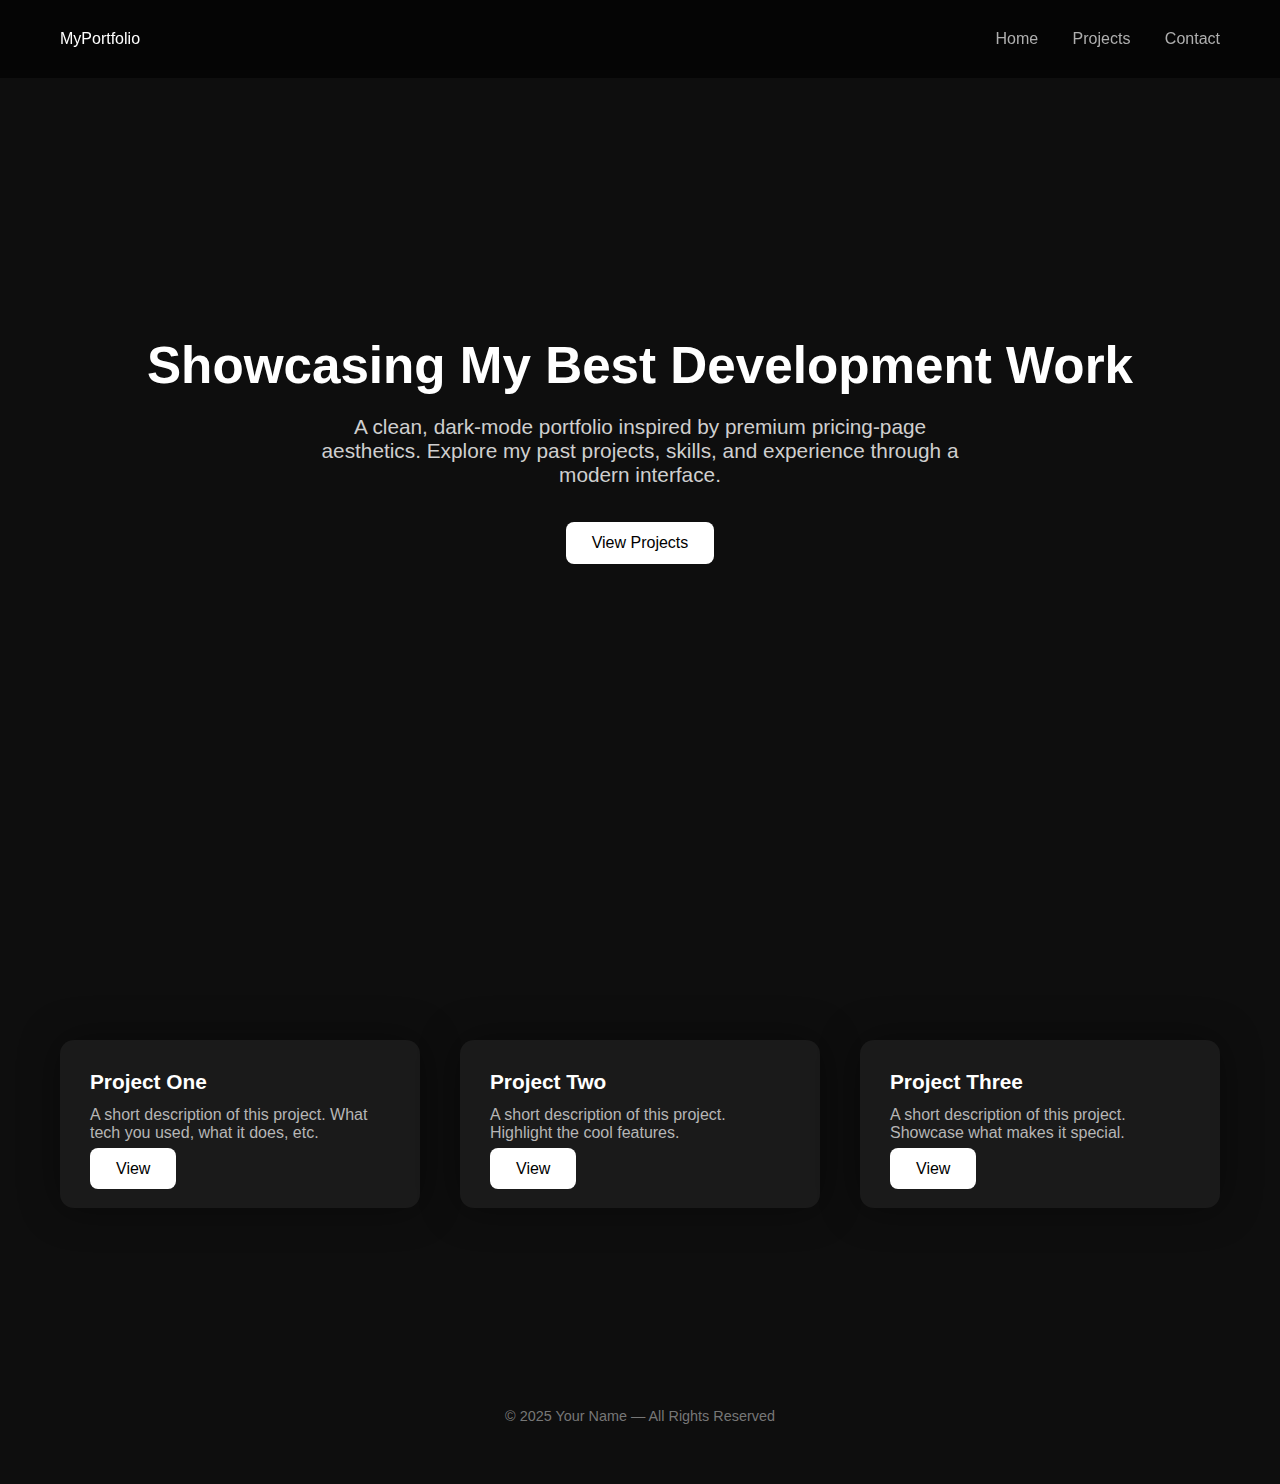
<file: index.html>
<!DOCTYPE html>
<html lang="en">
<head>
  <meta charset="UTF-8" />
  <meta name="viewport" content="width=device-width, initial-scale=1.0" />
  <title>Developer Portfolio</title>
  <style>
    * {
      margin: 0;
      padding: 0;
      box-sizing: border-box;
      font-family: Arial, sans-serif;
    }

    body {
      background: #0e0e0e;
      color: #ffffff;
      overflow-x: hidden;
    }

    header {
      width: 100%;
      padding: 30px 60px;
      display: flex;
      justify-content: space-between;
      align-items: center;
      position: fixed;
      top: 0;
      background: rgba(0, 0, 0, 0.6);
      backdrop-filter: blur(10px);
    }

    header nav a {
      margin-left: 30px;
      text-decoration: none;
      color: #afafaf;
      transition: 0.3s;
    }

    header nav a:hover {
      color: #ffffff;
    }

    .hero {
      width: 100%;
      height: 100vh;
      display: flex;
      flex-direction: column;
      justify-content: center;
      align-items: center;
      text-align: center;
      padding: 0 20px;
    }

    .hero h1 {
      font-size: 3.2rem;
      font-weight: 700;
      margin-bottom: 20px;
    }

    .hero p {
      font-size: 1.3rem;
      max-width: 650px;
      color: #cfcfcf;
      margin-bottom: 35px;
    }

    .btn {
      padding: 12px 26px;
      border: none;
      border-radius: 8px;
      background: #ffffff;
      color: #000;
      cursor: pointer;
      font-size: 1rem;
      transition: 0.3s;
      text-decoration: none;
    }

    .btn:hover {
      opacity: 0.85;
    }

    .projects {
      padding: 140px 60px;
      display: grid;
      grid-template-columns: repeat(auto-fit, minmax(280px, 1fr));
      gap: 40px;
    }

    .project-card {
      background: #1a1a1a;
      padding: 30px;
      border-radius: 14px;
      box-shadow: 0 0 40px rgba(0, 0, 0, 0.4);
      transition: 0.3s;
    }

    .project-card:hover {
      transform: translateY(-6px);
    }

    .project-card h3 {
      margin-bottom: 12px;
      font-size: 1.3rem;
    }

    .project-card p {
      margin-bottom: 18px;
      color: #b6b6b6;
    }

    footer {
      text-align: center;
      padding: 60px;
      color: #777;
      font-size: 0.9rem;
    }
  </style>
</head>
<body>

  <header>
    <div class="logo">MyPortfolio</div>
    <nav>
      <a href="#hero">Home</a>
      <a href="#projects">Projects</a>
      <a href="#contact">Contact</a>
    </nav>
  </header>

  <section class="hero" id="hero">
    <h1>Showcasing My Best Development Work</h1>
    <p>A clean, dark-mode portfolio inspired by premium pricing-page aesthetics. Explore my past projects, skills, and experience through a modern interface.</p>
    <a href="#projects" class="btn">View Projects</a>
  </section>

  <section class="projects" id="projects">

    <div class="project-card">
      <h3>Project One</h3>
      <p>A short description of this project. What tech you used, what it does, etc.</p>
      <a class="btn" href="#">View</a>
    </div>

    <div class="project-card">
      <h3>Project Two</h3>
      <p>A short description of this project. Highlight the cool features.</p>
      <a class="btn" href="#">View</a>
    </div>

    <div class="project-card">
      <h3>Project Three</h3>
      <p>A short description of this project. Showcase what makes it special.</p>
      <a class="btn" href="#">View</a>
    </div>

  </section>

  <footer id="contact">
    © 2025 Your Name — All Rights Reserved
  </footer>

</body>
</html>
</file>
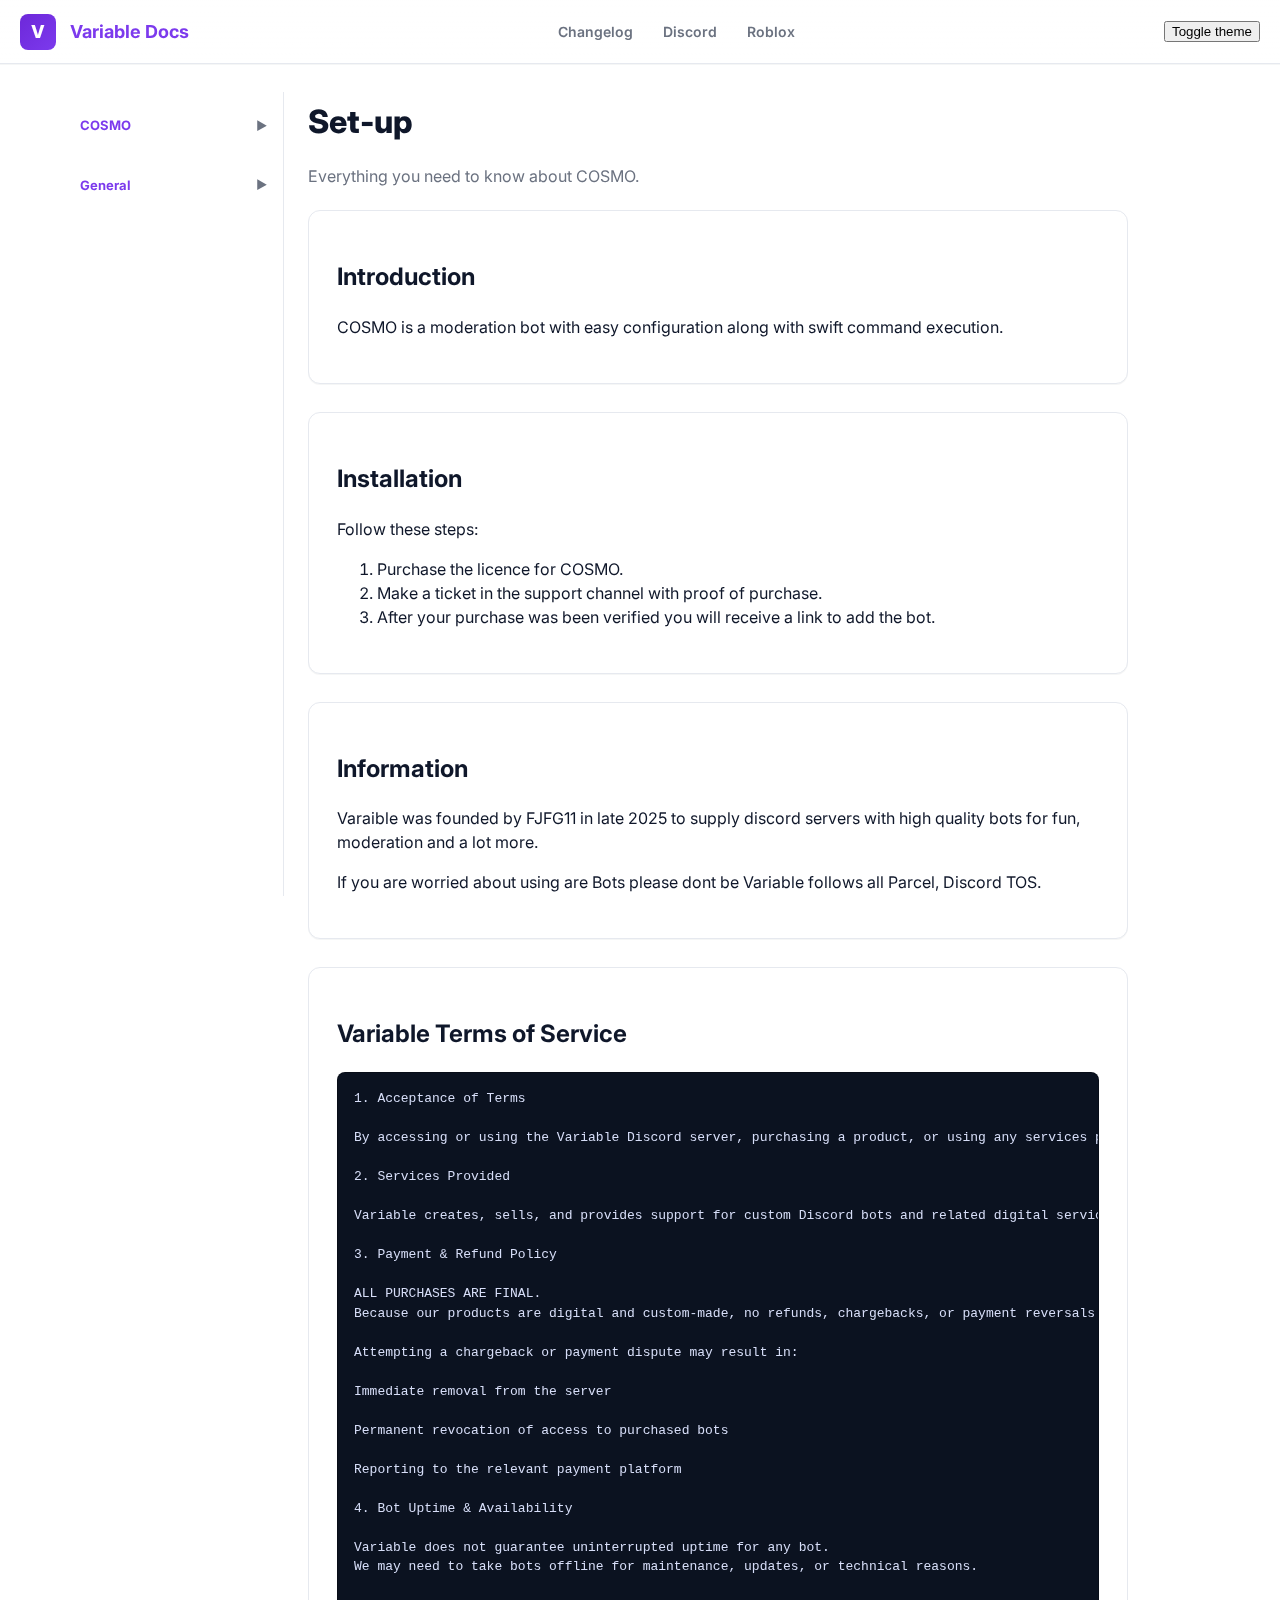
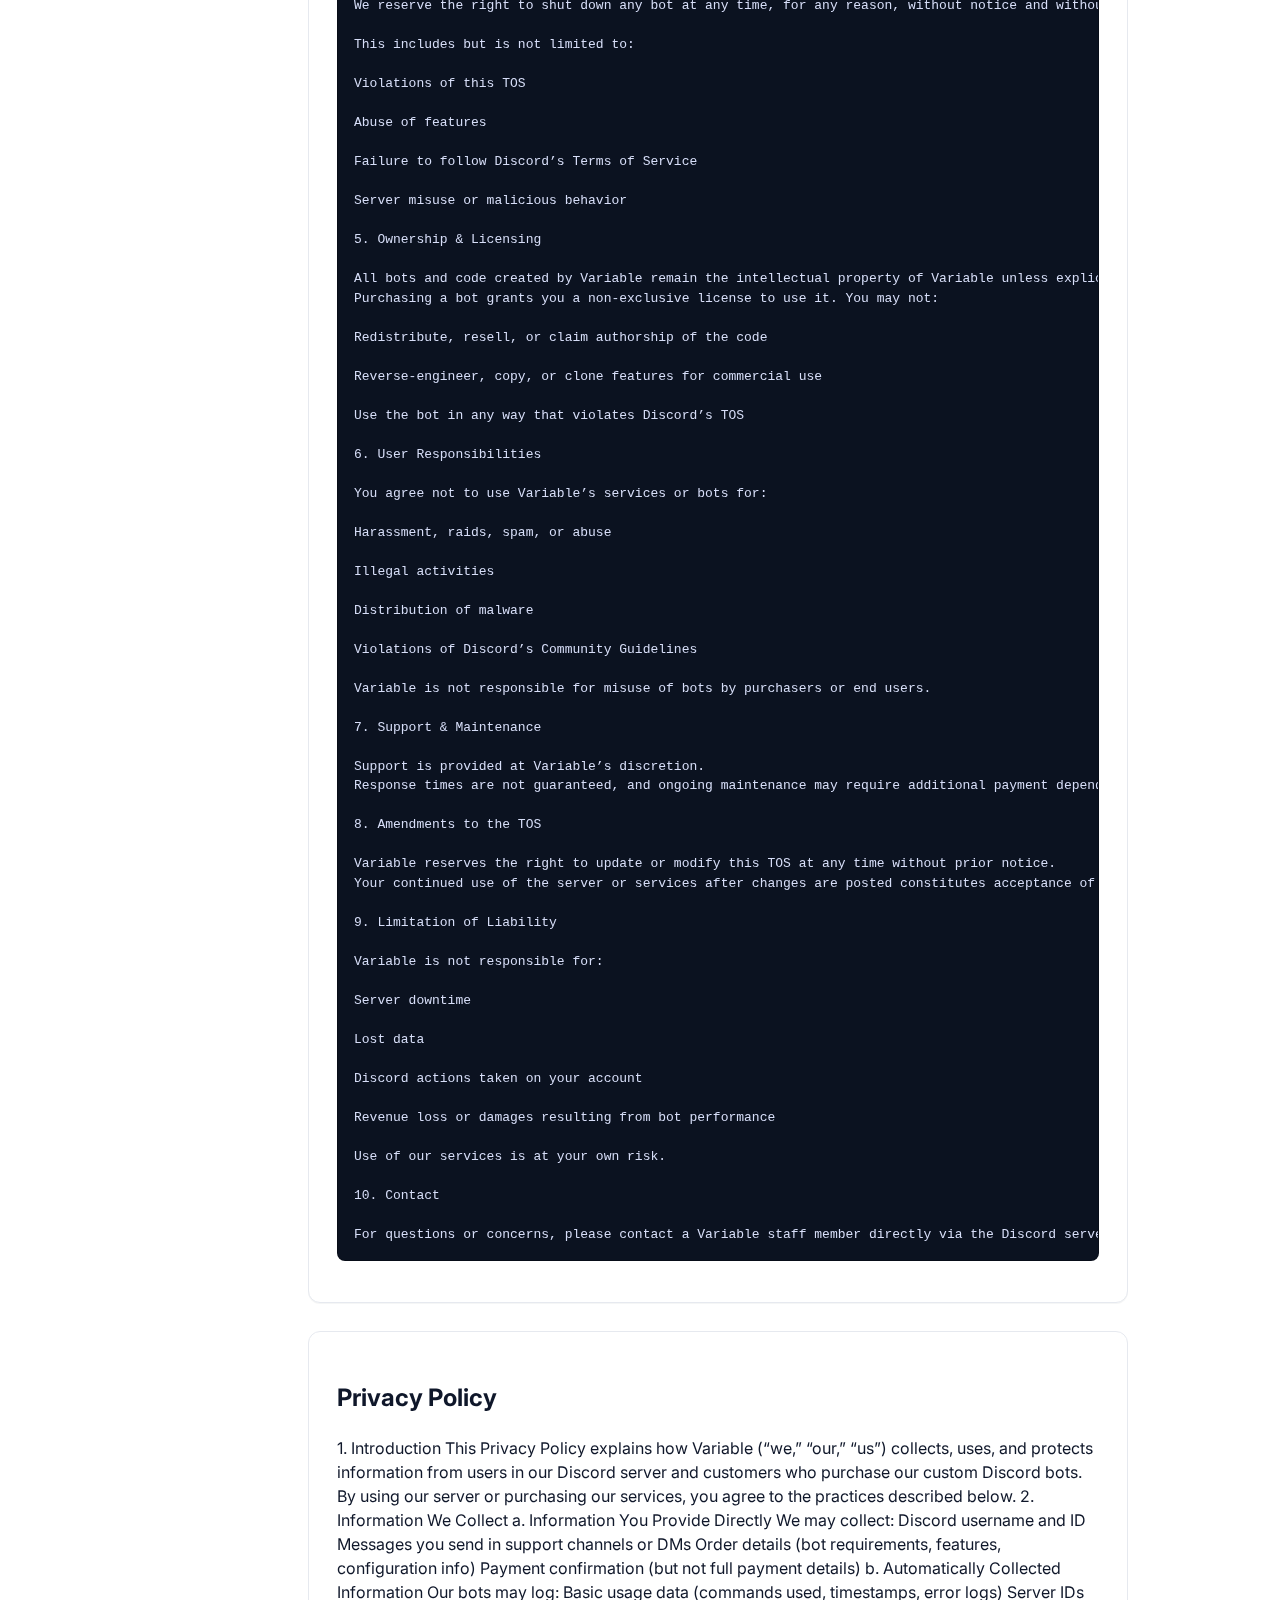
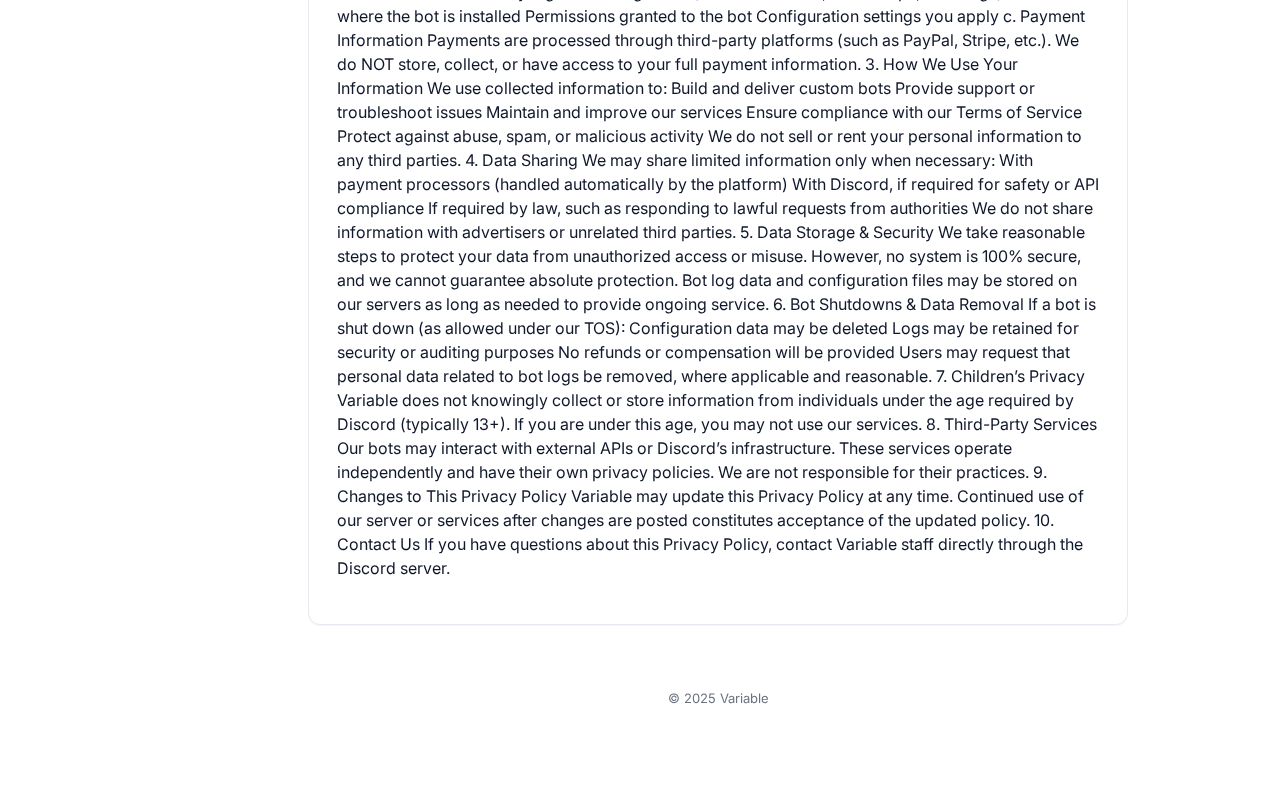
<file: VariableDocs.html>
<!doctype html>
<html lang="en">
<head>
  <meta charset="utf-8" />
  <meta name="viewport" content="width=device-width,initial-scale=1" />
  <title>BloxOLite — Docs</title>

  <link href="https://fonts.googleapis.com/css2?family=Inter:wght@400;600;700&display=swap" rel="stylesheet">

  <style>
    /* Theme tokens */
    :root{
      --bg:#ffffff; --panel:#ffffff; --muted:#6b7280; --text:#0f172a;
      --accent:#6d28d9; --accent-2:#7c3aed; --border:#e6e9ef; --shadow:0 1px 0 rgba(12,18,26,0.04);
      --glass: rgba(12,18,26,0.03);
    }
    [data-theme="dark"]{
      --bg:#0b0b0f; --panel:#0f1114; --muted:#9ca3af; --text:#e6eef8;
      --accent:#8b5cf6; --accent-2:#6d28d9; --border:#1e1f23; --shadow: 0 1px 0 rgba(255,255,255,0.02);
      --glass: rgba(255,255,255,0.02);
    }

    /* Base */
    *{box-sizing:border-box}
    html,body{height:100%}
    body{
      margin:0; font-family:Inter,system-ui,-apple-system,Segoe UI,Roboto,"Helvetica Neue",Arial;
      background:var(--bg); color:var(--text); -webkit-font-smoothing:antialiased;
      line-height:1.5; -webkit-text-size-adjust:100%;
    }

    /* Top nav */
    .topbar{
      position:fixed; top:0; left:0; right:0; height:64px;
      display:flex; align-items:center; justify-content:space-between;
      padding:0 20px; border-bottom:1px solid var(--border);
      background:linear-gradient(180deg, rgba(255,255,255,0.6), rgba(255,255,255,0.4));
      backdrop-filter: blur(6px); z-index:40; box-shadow:var(--shadow);
    }
    [data-theme="dark"] .topbar{
      background: linear-gradient(180deg, rgba(6,6,9,0.6), rgba(6,6,9,0.4));
    }

    .brand {
      display:flex; align-items:center; gap:14px;
      font-weight:700; color:var(--accent-2); font-size:18px;
    }
    .brand .logo {
      width:36px; height:36px; border-radius:8px;
      display:grid; place-items:center; font-weight:800; color:white;
      background:linear-gradient(135deg,var(--accent),var(--accent-2));
    }

    .top-links {
      display:flex; gap:18px; align-items:center; font-weight:600; color:var(--muted);
    }
    .top-links a{
      color:var(--muted); text-decoration:none;
      padding:10px 6px; border-radius:6px; font-size:14px;
    }
    .top-links a:hover{
      color:var(--accent-2); background:var(--glass)
    }

    .top-right { display:flex; gap:12px; align-items:center; }

    /* Layout */
    .app {
      display:flex; align-items:stretch; gap:24px;
      max-width:1200px; margin:0 auto; padding:92px 24px 48px; width:100%;
    }

    /* Sidebar */
    .sidebar {
      width:220px; flex:0 0 220px; position:sticky; top:84px;
      height:calc(100vh - 96px);
      padding:18px 12px; border-right:1px solid var(--border);
    }

    /* Collapsible Group */
    .collapsible-group {
      margin-bottom:28px;
    }

    .group-header {
      display:flex; justify-content:space-between; align-items:center;
      padding:6px 4px; cursor:pointer;
      font-weight:700; font-size:13px; color:var(--accent-2);
    }

    .group-icon {
      font-size:12px; color:var(--muted);
      transition: transform .25s ease;
    }

    .group-content {
      overflow:hidden;
      max-height:0;
      padding-left:4px;
      margin-top:6px;
      transition:max-height .25s ease;
    }

    .collapsible-group.open .group-content {
      max-height:500px;
    }

    .collapsible-group.open .group-icon {
      transform:rotate(90deg);
    }

    /* Nav item styles */
    .nav-list{
      list-style:none; padding:0; margin:0; display:flex; flex-direction:column; gap:8px;
    }
    .nav-list a{
      color:var(--muted); text-decoration:none;
      padding:8px 10px; border-radius:6px; font-size:14px;
      display:flex; align-items:center; gap:10px;
    }
    .nav-list a:hover{ color:var(--accent-2); background:var(--glass); }
    .nav-list a.active{
      color:var(--accent-2);
      background:linear-gradient(90deg, rgba(124,58,237,0.06), rgba(99,102,241,0.02));
      font-weight:600;
      border-left:3px solid var(--accent-2);
      padding-left:8px;
    }

    /* Content */
    .content{ flex:1 1 auto; max-width:820px; width:100%; }
    .page-title{ font-size:32px; font-weight:800; margin:6px 0 18px; }
    .lead{ color:var(--muted); max-width:740px; margin-bottom:22px; }

    section.doc-section{
      background:var(--panel); border:1px solid var(--border);
      padding:28px; border-radius:12px; margin-bottom:28px;
      box-shadow:var(--shadow);
    }

    pre{
      background:#0b1220; color:#d7def8;
      padding:16px; border-radius:8px; overflow:auto;
      font-family:ui-monospace, SFMono-Regular, Menlo, Monaco,"Roboto Mono",monospace;
      font-size:13px; border:1px solid rgba(0,0,0,0.25);
    }
    code{ color:var(--accent-2); }

    /* Footer */
    footer{
      text-align:center; padding:36px 0;
      color:var(--muted); font-size:13px;
    }

    /* Mobile */
    .mobile-toggle{
      display:none;
      background:transparent; border:0;
      font-size:20px; cursor:pointer;
      color:var(--accent-2);
    }
    @media(max-width:900px){
      .app{ padding:86px 12px 24px; gap:12px; }
      .sidebar{
        position:fixed; left:-320px; top:64px; bottom:0;
        width:260px; z-index:80; transition:left .22s ease;
        background:var(--panel); box-shadow:0 8px 20px rgba(0,0,0,0.08);
      }
      .sidebar.open{ left:0; }
      .mobile-toggle{ display:inline-block; }
      .top-links{ display:none; }
    }
  </style>
</head>

<body>

  <!-- TOP BAR -->
  <div class="topbar">
    <div style="display:flex; align-items:center; gap:14px;">
      <button id="openSidebar" class="mobile-toggle">☰</button>

      <div class="brand">
        <div class="logo">V</div>
        <div>Variable Docs</div>
      </div>
    </div>

    <nav class="top-links">
      <a href="#changelog">Changelog</a>
      <a href="https://discord.gg/hSsQTx3Ed7" target="_blank" class="external">Discord</a>
      <a href="https://www.roblox.com/communities/591239665/BloxOLite#!/about"
         target="_blank" class="external">Roblox</a>
    </nav>

    <button class="btn" id="themeToggle">Toggle theme</button>
  </div>

  <!-- MAIN LAYOUT -->
  <div class="app">
    <aside class="sidebar" id="sidebar">

      <!-- COLLAPSIBLE GROUP -->
      <nav class="collapsible-group">
        <div class="group-header">
          <span>COSMO</span>
          <span class="group-icon">▶</span>
        </div>

        <ul class="nav-list group-content">
          <li><a href="#intro" data-target="intro">Introduction</a></li>
          <li><a href="#install" data-target="install">Installation</a></li>
          <li><a href="#config" data-target="config">Configuration</a></li>
          <li><a href="#permissions" data-target="permissions">Permissions</a></li>
        </ul>
      </nav>

		  <nav class="collapsible-group">
        <div class="group-header">
          <span>General</span>
          <span class="group-icon">▶</span>
        </div>

        <ul class="nav-list group-content">
          <li><a href="#TOS" data-target="intro">Terms Of Service</a></li>
		  <li><a href="#Privacy Policy" data-target="intro">Privacy Policy</a></li>
        </ul>
      </nav>

      <div style="margin-top:auto; padding:6px 8px;">
        <a href="index.html" class="btn" style="display:block;text-align:center">         </a>
      </div>

    </aside>

    <!-- CONTENT -->
    <article class="content" id="content">

      <header>
        <div class="page-title">Set-up</div>
        <p class="lead">Everything you need to know about COSMO.</p>
      </header>

      <section id="intro" class="doc-section">
        <h2>Introduction</h2>
        <p>COSMO is a moderation bot with easy configuration along with swift command execution.</p>
      </section>

      <section id="install" class="doc-section">
        <h2>Installation</h2>
        <p>Follow these steps:</p>
        <ol>
          <li>Purchase the licence for COSMO.</li>
          <li>Make a ticket in the support channel with proof of purchase.</li>
          <li>After your purchase was been verified you will receive a link to add the bot.</li>
        </ol>
      </section>

		  <section id="General Information" class="doc-section">
        <h2>Information</h2>
        <p>Varaible was founded by FJFG11 in late 2025 to supply discord servers with 
high quality bots for fun, moderation and a lot more.</p>
		<p>If you are worried about using are Bots please dont be Variable follows all Parcel, Discord TOS.</p>
      </section>

		 <section id="TOS" class="doc-section">
        <h2>Variable Terms of Service</h2>
        <pre>1. Acceptance of Terms

By accessing or using the Variable Discord server, purchasing a product, or using any services provided by Variable, you agree to be bound by these Terms of Service. If you do not agree, you must discontinue use of the server and services immediately.

2. Services Provided

Variable creates, sells, and provides support for custom Discord bots and related digital services. All bots, scripts, and features are delivered digitally and may require ongoing hosting or maintenance depending on the product.

3. Payment & Refund Policy

ALL PURCHASES ARE FINAL.
Because our products are digital and custom-made, no refunds, chargebacks, or payment reversals are permitted under any circumstances.

Attempting a chargeback or payment dispute may result in:

Immediate removal from the server

Permanent revocation of access to purchased bots

Reporting to the relevant payment platform

4. Bot Uptime & Availability

Variable does not guarantee uninterrupted uptime for any bot.
We may need to take bots offline for maintenance, updates, or technical reasons.

We reserve the right to shut down any bot at any time, for any reason, without notice and without compensation.

This includes but is not limited to:

Violations of this TOS

Abuse of features

Failure to follow Discord’s Terms of Service

Server misuse or malicious behavior

5. Ownership & Licensing

All bots and code created by Variable remain the intellectual property of Variable unless explicitly stated otherwise in writing.
Purchasing a bot grants you a non-exclusive license to use it. You may not:

Redistribute, resell, or claim authorship of the code

Reverse-engineer, copy, or clone features for commercial use

Use the bot in any way that violates Discord’s TOS

6. User Responsibilities

You agree not to use Variable’s services or bots for:

Harassment, raids, spam, or abuse

Illegal activities

Distribution of malware

Violations of Discord’s Community Guidelines

Variable is not responsible for misuse of bots by purchasers or end users.

7. Support & Maintenance

Support is provided at Variable’s discretion.
Response times are not guaranteed, and ongoing maintenance may require additional payment depending on the bot or package purchased.

8. Amendments to the TOS

Variable reserves the right to update or modify this TOS at any time without prior notice.
Your continued use of the server or services after changes are posted constitutes acceptance of the updated terms.

9. Limitation of Liability

Variable is not responsible for:

Server downtime

Lost data

Discord actions taken on your account

Revenue loss or damages resulting from bot performance

Use of our services is at your own risk.

10. Contact

For questions or concerns, please contact a Variable staff member directly via the Discord server.</pre>
      </section>

		  <section id="Privacy Policy" class="doc-section">
        <h2>Privacy Policy</h2>
        <p>1. Introduction

This Privacy Policy explains how Variable (“we,” “our,” “us”) collects, uses, and protects information from users in our Discord server and customers who purchase our custom Discord bots.
By using our server or purchasing our services, you agree to the practices described below.

2. Information We Collect
a. Information You Provide Directly

We may collect:

Discord username and ID

Messages you send in support channels or DMs

Order details (bot requirements, features, configuration info)

Payment confirmation (but not full payment details)

b. Automatically Collected Information

Our bots may log:

Basic usage data (commands used, timestamps, error logs)

Server IDs where the bot is installed

Permissions granted to the bot

Configuration settings you apply

c. Payment Information

Payments are processed through third-party platforms (such as PayPal, Stripe, etc.).
We do NOT store, collect, or have access to your full payment information.

3. How We Use Your Information

We use collected information to:

Build and deliver custom bots

Provide support or troubleshoot issues

Maintain and improve our services

Ensure compliance with our Terms of Service

Protect against abuse, spam, or malicious activity

We do not sell or rent your personal information to any third parties.

4. Data Sharing

We may share limited information only when necessary:

With payment processors (handled automatically by the platform)

With Discord, if required for safety or API compliance

If required by law, such as responding to lawful requests from authorities

We do not share information with advertisers or unrelated third parties.

5. Data Storage & Security

We take reasonable steps to protect your data from unauthorized access or misuse.
However, no system is 100% secure, and we cannot guarantee absolute protection.

Bot log data and configuration files may be stored on our servers as long as needed to provide ongoing service.

6. Bot Shutdowns & Data Removal

If a bot is shut down (as allowed under our TOS):

Configuration data may be deleted

Logs may be retained for security or auditing purposes

No refunds or compensation will be provided

Users may request that personal data related to bot logs be removed, where applicable and reasonable.

7. Children’s Privacy

Variable does not knowingly collect or store information from individuals under the age required by Discord (typically 13+). If you are under this age, you may not use our services.

8. Third-Party Services

Our bots may interact with external APIs or Discord’s infrastructure. These services operate independently and have their own privacy policies.
We are not responsible for their practices.

9. Changes to This Privacy Policy

Variable may update this Privacy Policy at any time.
Continued use of our server or services after changes are posted constitutes acceptance of the updated policy.

10. Contact Us

If you have questions about this Privacy Policy, contact Variable staff directly through the Discord server.</p>
      </section>

      <footer>© 2025 Variable</footer>
    </article>
  </div>

  <!-- SCRIPTS -->
  <script>
    /* Theme toggle */
    (function(){
      const toggle = document.getElementById("themeToggle");
      const saved = localStorage.getItem("blx:theme");
      if(saved==="dark") document.documentElement.setAttribute("data-theme","dark");

      toggle.onclick = () => {
        const dark = document.documentElement.getAttribute("data-theme")==="dark";
        if(dark){
          document.documentElement.removeAttribute("data-theme");
          localStorage.setItem("blx:theme","light");
        } else {
          document.documentElement.setAttribute("data-theme","dark");
          localStorage.setItem("blx:theme","dark");
        }
      };
    })();

    /* Sidebar mobile toggle */
    (function(){
      const openBtn = document.getElementById("openSidebar");
      const sidebar = document.getElementById("sidebar");
      openBtn.onclick = () => sidebar.classList.toggle("open");

      document.querySelectorAll(".nav-list a").forEach(a=>{
        a.addEventListener("click", ()=>{
          if(window.innerWidth<=900) sidebar.classList.remove("open");
        });
      });
    })();

    /* Collapsible groups */
    (function(){
      const groups = document.querySelectorAll(".collapsible-group");

      groups.forEach(group=>{
        const header = group.querySelector(".group-header");
        const content = group.querySelector(".group-content");

        content.style.maxHeight="0px";

        header.onclick = () => {
          const open = group.classList.toggle("open");
          content.style.maxHeight = open ? content.scrollHeight+"px" : "0px";
        };
      });
    })();

    /* Auto-expand active */
    (function(){
      const active = document.querySelector(".nav-list a.active");
      if(!active) return;

      const group = active.closest(".collapsible-group");
      if(!group) return;

      const content = group.querySelector(".group-content");
      group.classList.add("open");
      content.style.maxHeight = content.scrollHeight+"px";
    })();

    /* Active detection on scroll */
    (function(){
      const links = [...document.querySelectorAll(".nav-list a")];
      const sections = links.map(l => document.getElementById(l.dataset.target));

      function update(){
        const top = scrollY + 120;
        let activeIndex = -1;

        sections.forEach((sec,i)=>{
          if(sec && sec.offsetTop <= top) activeIndex = i;
        });

        links.forEach((link,i)=> link.classList.toggle("active", i===activeIndex));
      }

      window.addEventListener("scroll", update);
      update();
    })();
  </script>

</body>
</html>
</file>
